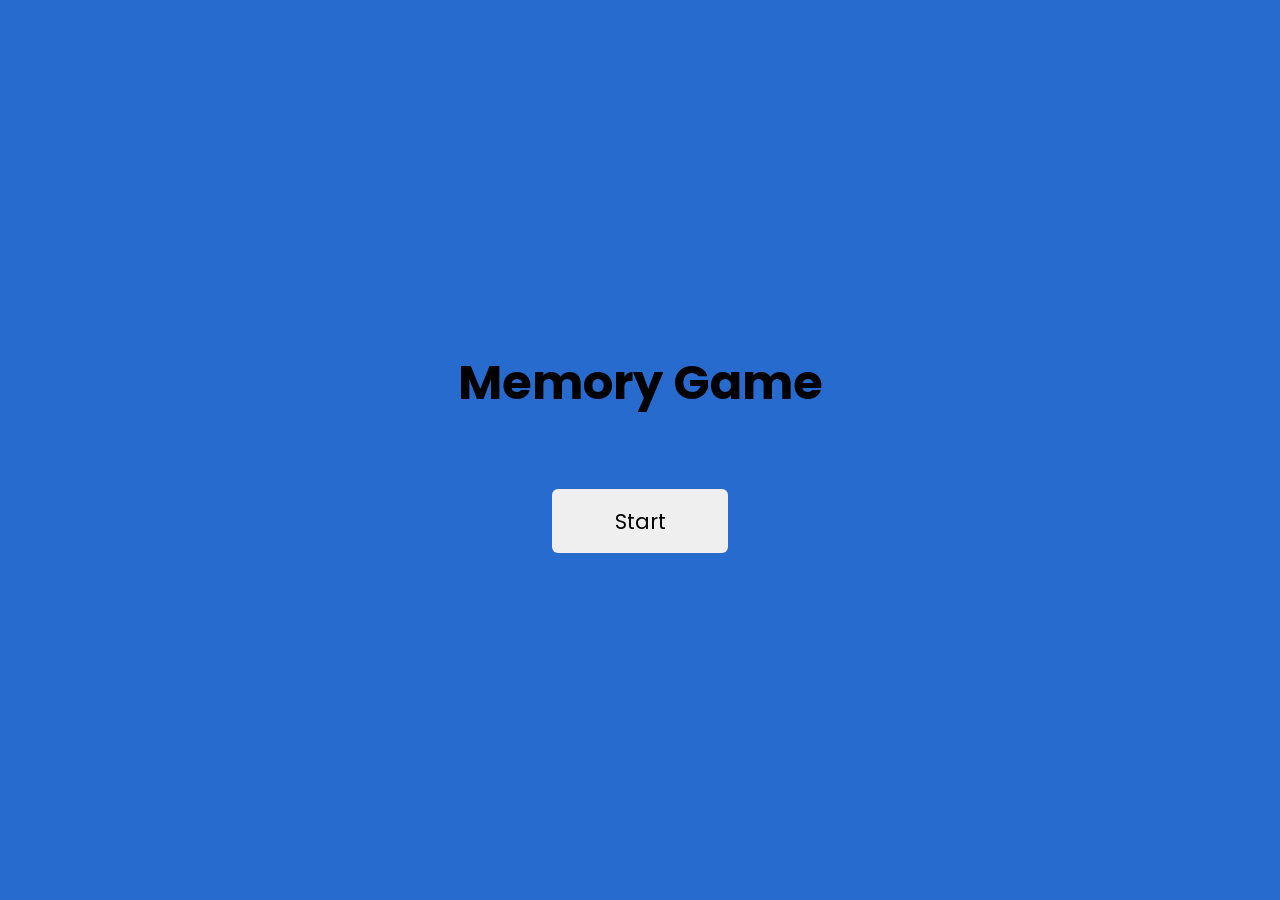
<file: index.html>
<!DOCTYPE html>
<html lang="en">
  <head>
    <meta charset="UTF-8" />
    <meta http-equiv="X-UA-Compatible" content="IE=edge" />
    <meta name="viewport" content="width=device-width, initial-scale=1.0" />
    <!-- css link -->
    <link rel="stylesheet" href="/Website/Styles/Start Page.css" />
    <!-- font link -->
    <link rel="preconnect" href="https://fonts.googleapis.com" />
    <link rel="preconnect" href="https://fonts.gstatic.com" crossorigin />
    <link
      href="https://fonts.googleapis.com/css2?family=Poppins:wght@100;200;300;400;500;600;700;800;900&display=swap"
      rel="stylesheet"
    />
    <!-- title -->
    <title>Memory Game</title>
  </head>
  <body>
    <div class="wrapper">
      <div class="title">
        <h1>Memory Game</h1>
      </div>
      <div class="button">
        <button id="startBtn">Start</button>
      </div>
    </div>

    <!-- js link -->
    <script src="/Website/Script/Start Page.js"></script>
  </body>
</html>
</file>
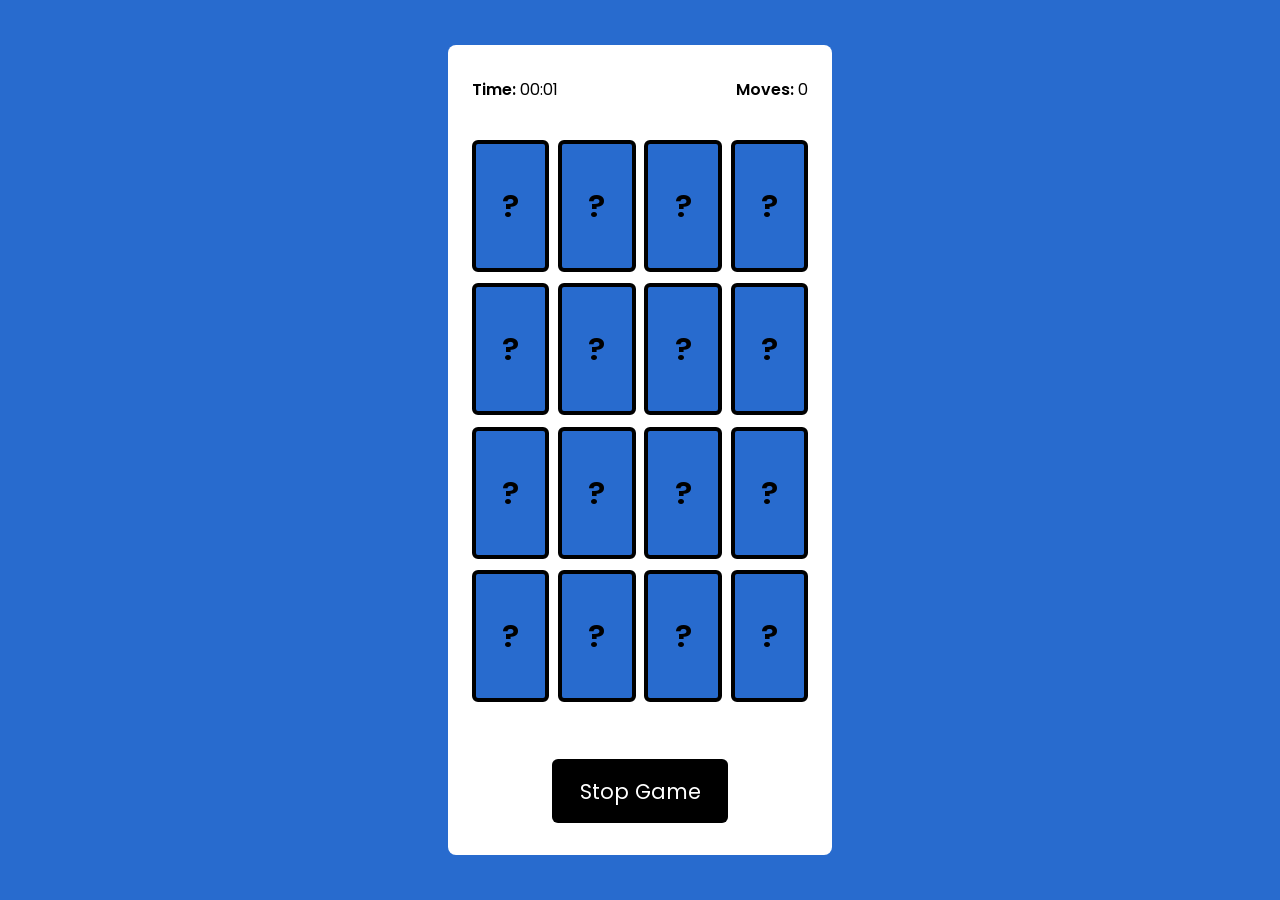
<file: Website/HTML/Main Page.html>
<!DOCTYPE html>
<html lang="en">
  <head>
    <meta charset="UTF-8" />
    <meta http-equiv="X-UA-Compatible" content="IE=edge" />
    <meta name="viewport" content="width=device-width, initial-scale=1.0" />
    <!-- css link -->
    <link rel="stylesheet" href="/Website/Styles/Main Page.css" />
    <!-- font link -->
    <link rel="preconnect" href="https://fonts.googleapis.com" />
    <link rel="preconnect" href="https://fonts.gstatic.com" crossorigin />
    <link
      href="https://fonts.googleapis.com/css2?family=Poppins&display=swap"
      rel="stylesheet"
    />
    <title>Memory Game</title>
  </head>
  <body>
    <div class="wrapper">
      <!-- board -->
      <div class="board">
        <!-- stats -->
        <div class="stats">
          <div class="time">
            <span class="label">Time:</span>
            <span id="minute">00</span>:<span id="second">00</span>
          </div>
          <div class="moves">
            <span class="label">Moves:</span>
            <span id="moves">0</span>
          </div>
        </div>

        <!-- cards -->
        <div class="card-container">
          <!-- to be filled by js -->
        </div>

        <!-- stop button -->
        <div class="button">
          <button id="stopBtn">Stop Game</button>
        </div>
      </div>

      <!-- win page -->
      <div class="win-page">
        <div class="result">
          <h1>You Won</h1>
          <h3 class="total-moves">Moves : <span id="total-moves">0</span></h3>
          <h3 class="total-time">
            Time : <span id="total-min">00</span>:<span id="total-sec">00</span>
          </h3>
        </div>
        <div class="button">
          <button id="playAgainBtn">Play Again</button>
        </div>
      </div>
    </div>

    <!-- js link -->
    <script src="/Website/Script/Main Page.js"></script>
  </body>
</html>
</file>
<file: Website/Styles/Start Page.css>
* {
  box-sizing: border-box;
  padding: 0;
  margin: 0;
  font-family: "Poppins", sans-serif;
}

:root {
  --primary-color: #286bce;
  --secondary-color: #fff;
  --text-color: #000;
}

body {
  min-height: 100vh;
  background: var(--primary-color);
}

.wrapper {
  display: flex;
  flex-direction: column;
  justify-content: center;
  align-items: center;
  justify-content: center;
  min-height: 100vh;
}

.title,
.button {
  width: 100%;
  text-align: center;
}

.title h1 {
  font-size: 3rem;
  font-weight: 700;
  margin-bottom: 2.2rem;
}

.button button {
  cursor: pointer;
  width: 11rem;
  height: 4rem;
  font-size: 1.3rem;
  border: none;
  border-radius: 6px;
  margin-top: 2.2rem;
}

button:active {
  transform: scale(0.9);
}
</file>
<file: Website/Styles/Main Page.css>
* {
  box-sizing: border-box;
  padding: 0;
  margin: 0;
  font-family: "Poppins", sans-serif;
}

:root {
  --primary-color: #286bce;
  --secondary-color: #fff;
  --text-color: #000;
}

body {
  display: flex;
  justify-content: center;
  align-items: center;
  height: 100vh;
  background: var(--primary-color);
}

.wrapper {
  display: flex;
  justify-content: center;
  align-items: center;
  width: 100%;
  height: 90%;
}

.board {
  display: flex;
  flex-direction: column;
  justify-content: left;
  height: 100%;
  width: 30%;
  padding: 2rem 1.5rem;
  border-radius: 8px;
  background: var(--secondary-color);
}

/* stats */
.board .stats {
  display: flex;
  justify-content: space-between;
  align-items: center;
  padding-bottom: 2rem;
}

.label {
  font-weight: 600;
}

/* card container */
.card-container,
.card,
.face {
  display: flex;
  justify-content: center;
  align-items: center;
}

.card-container {
  width: 100%;
  height: 100%;
  flex-wrap: wrap;
  justify-content: space-between;
}

.card-container .card {
  position: relative;
  width: 23%;
  height: 23%;
  /* width: calc(100% / 4 - 0.4rem); */
  /* height: calc(100% / 4 - 0.4rem); */
}

.card .face {
  position: absolute;
  cursor: pointer;
  width: 100%;
  height: 100%;
  border-radius: 6px;
  border: solid 4px var(--text-color);
  background: var(--primary-color);
  backface-visibility: hidden;
  transition: 0.6s;
}

.card .face.front-face {
  transform: rotateY(-180deg);
}
.face.front-face img {
  width: 100%;
  height: 100%;
}
.card .face.back-face {
  font-size: 2rem;
  font-weight: 600;
}

.card.flipped .back-face {
  transform: rotateY(180deg);
}

.card.flipped .front-face {
  transform: rotateY(0);
}

/* stop button */
.button {
  padding-top: 1rem;
  width: 100%;
  text-align: center;
}

.button button {
  height: 3.2rem;
  width: 9rem;
  font-size: 1rem;
  border: none;
  border-radius: 6px;
  background: var(--text-color);
  color: var(--secondary-color);
}

/* You won page */
.win-page {
  display: none;
}

.result,
.button {
  width: 100%;
  text-align: center;
}

.result h1 {
  font-size: 3rem;
  font-weight: 800;
  margin-bottom: 2.2rem;
}

.button button {
  cursor: pointer;
  width: 11rem;
  height: 4rem;
  font-size: 1.3rem;
  border: none;
  border-radius: 6px;
  margin-top: 2.2rem;
}

button:active {
  transform: scale(0.9);
}

/* Responsiveness */
@media (max-width: 1000px) {
  .board {
    width: 35%;
  }
}

@media (max-width: 900px) {
  .board {
    width: 40%;
  }
}

@media (max-width: 800px) {
  .board {
    width: 58%;
  }
}

@media (max-width: 718px) {
  .board {
    width: 65%;
  }
}

@media (max-width: 650px) {
  .board {
    width: 70%;
  }
}

@media (max-width: 580px) {
  .board {
    width: 78%;
  }

  .board .stats {
    flex-direction: column;
    align-items: flex-start;
  }
}

@media (max-width: 510px) {
  .board {
    width: 83%;
  }
}

@media (max-width: 450px) {
  .board {
    width: 90%;
  }
}
</file>
